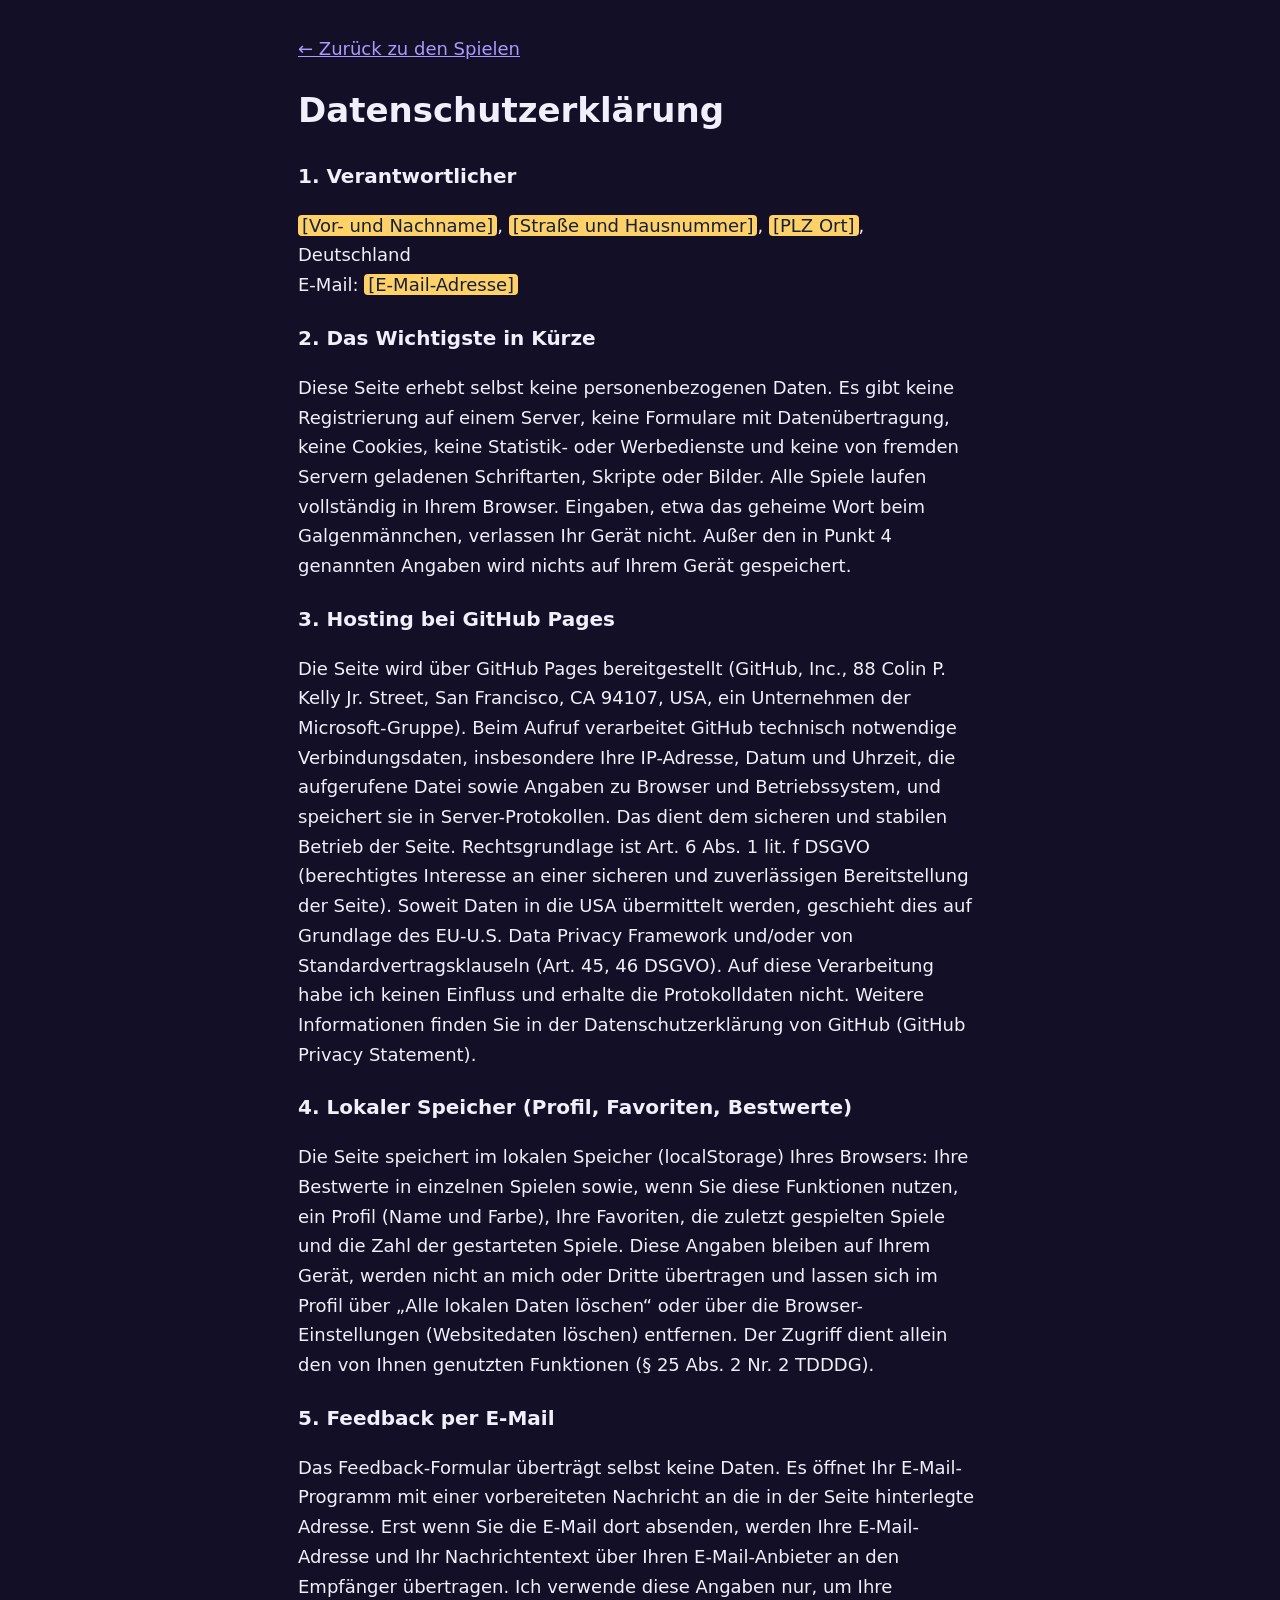
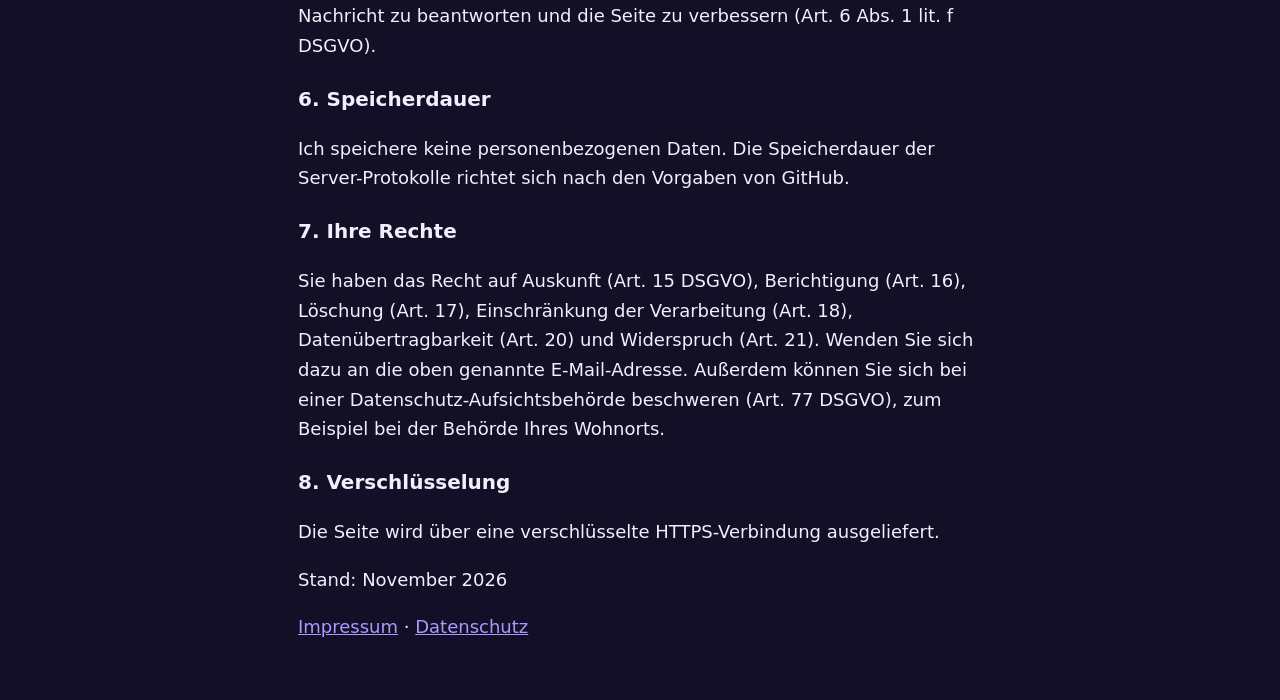
<file: datenschutz.html>
<!DOCTYPE html><html lang="de"><head><meta charset="utf-8"><meta name="viewport" content="width=device-width,initial-scale=1,viewport-fit=cover"><meta http-equiv="Content-Security-Policy" content="default-src 'none'; script-src 'self'; style-src 'self' 'unsafe-inline'; img-src 'self' data:; base-uri 'none'; form-action 'none'"><meta name="referrer" content="no-referrer"><meta name="theme-color" content="#118ab2"><link rel="icon" href="data:image/svg+xml,%3Csvg xmlns='http://www.w3.org/2000/svg' viewBox='0 0 100 100'%3E%3Ctext y='.9em' font-size='90'%3E🎲%3C/text%3E%3C/svg%3E"><title>Datenschutzerklärung – Spielezimmer</title><link rel="stylesheet" href="css/base.css"><link rel="stylesheet" href="css/legal.css"></head><body><main class="legal"><p><a href="index.html">← Zurück zu den Spielen</a></p><h1>Datenschutzerklärung</h1>
<h2>1. Verantwortlicher</h2><p><mark>[Vor- und Nachname]</mark>, <mark>[Straße und Hausnummer]</mark>, <mark>[PLZ Ort]</mark>, Deutschland<br>E-Mail: <mark>[E-Mail-Adresse]</mark></p>
<h2>2. Das Wichtigste in Kürze</h2><p>Diese Seite erhebt selbst keine personenbezogenen Daten. Es gibt keine Registrierung auf einem Server, keine Formulare mit Datenübertragung, keine Cookies, keine Statistik- oder Werbedienste und keine von fremden Servern geladenen Schriftarten, Skripte oder Bilder. Alle Spiele laufen vollständig in Ihrem Browser. Eingaben, etwa das geheime Wort beim Galgenmännchen, verlassen Ihr Gerät nicht. Außer den in Punkt 4 genannten Angaben wird nichts auf Ihrem Gerät gespeichert.</p>
<h2>3. Hosting bei GitHub Pages</h2><p>Die Seite wird über GitHub Pages bereitgestellt (GitHub, Inc., 88 Colin P. Kelly Jr. Street, San Francisco, CA 94107, USA, ein Unternehmen der Microsoft-Gruppe). Beim Aufruf verarbeitet GitHub technisch notwendige Verbindungsdaten, insbesondere Ihre IP-Adresse, Datum und Uhrzeit, die aufgerufene Datei sowie Angaben zu Browser und Betriebssystem, und speichert sie in Server-Protokollen. Das dient dem sicheren und stabilen Betrieb der Seite. Rechtsgrundlage ist Art. 6 Abs. 1 lit. f DSGVO (berechtigtes Interesse an einer sicheren und zuverlässigen Bereitstellung der Seite). Soweit Daten in die USA übermittelt werden, geschieht dies auf Grundlage des EU-U.S. Data Privacy Framework und/oder von Standardvertragsklauseln (Art. 45, 46 DSGVO). Auf diese Verarbeitung habe ich keinen Einfluss und erhalte die Protokolldaten nicht. Weitere Informationen finden Sie in der Datenschutzerklärung von GitHub (GitHub Privacy Statement).</p>
<h2>4. Lokaler Speicher (Profil, Favoriten, Bestwerte)</h2><p>Die Seite speichert im lokalen Speicher (localStorage) Ihres Browsers: Ihre Bestwerte in einzelnen Spielen sowie, wenn Sie diese Funktionen nutzen, ein Profil (Name und Farbe), Ihre Favoriten, die zuletzt gespielten Spiele und die Zahl der gestarteten Spiele. Diese Angaben bleiben auf Ihrem Gerät, werden nicht an mich oder Dritte übertragen und lassen sich im Profil über „Alle lokalen Daten löschen“ oder über die Browser-Einstellungen (Websitedaten löschen) entfernen. Der Zugriff dient allein den von Ihnen genutzten Funktionen (§ 25 Abs. 2 Nr. 2 TDDDG).</p>
<h2>5. Feedback per E-Mail</h2><p>Das Feedback-Formular überträgt selbst keine Daten. Es öffnet Ihr E-Mail-Programm mit einer vorbereiteten Nachricht an die in der Seite hinterlegte Adresse. Erst wenn Sie die E-Mail dort absenden, werden Ihre E-Mail-Adresse und Ihr Nachrichtentext über Ihren E-Mail-Anbieter an den Empfänger übertragen. Ich verwende diese Angaben nur, um Ihre Nachricht zu beantworten und die Seite zu verbessern (Art. 6 Abs. 1 lit. f DSGVO).</p>
<h2>6. Speicherdauer</h2><p>Ich speichere keine personenbezogenen Daten. Die Speicherdauer der Server-Protokolle richtet sich nach den Vorgaben von GitHub.</p>
<h2>7. Ihre Rechte</h2><p>Sie haben das Recht auf Auskunft (Art. 15 DSGVO), Berichtigung (Art. 16), Löschung (Art. 17), Einschränkung der Verarbeitung (Art. 18), Datenübertragbarkeit (Art. 20) und Widerspruch (Art. 21). Wenden Sie sich dazu an die oben genannte E-Mail-Adresse. Außerdem können Sie sich bei einer Datenschutz-Aufsichtsbehörde beschweren (Art. 77 DSGVO), zum Beispiel bei der Behörde Ihres Wohnorts.</p>
<h2>8. Verschlüsselung</h2><p>Die Seite wird über eine verschlüsselte HTTPS-Verbindung ausgeliefert.</p><p>Stand: November 2026</p><p><a href="impressum.html">Impressum</a> · <a href="datenschutz.html">Datenschutz</a></p></main></body></html>
</file>
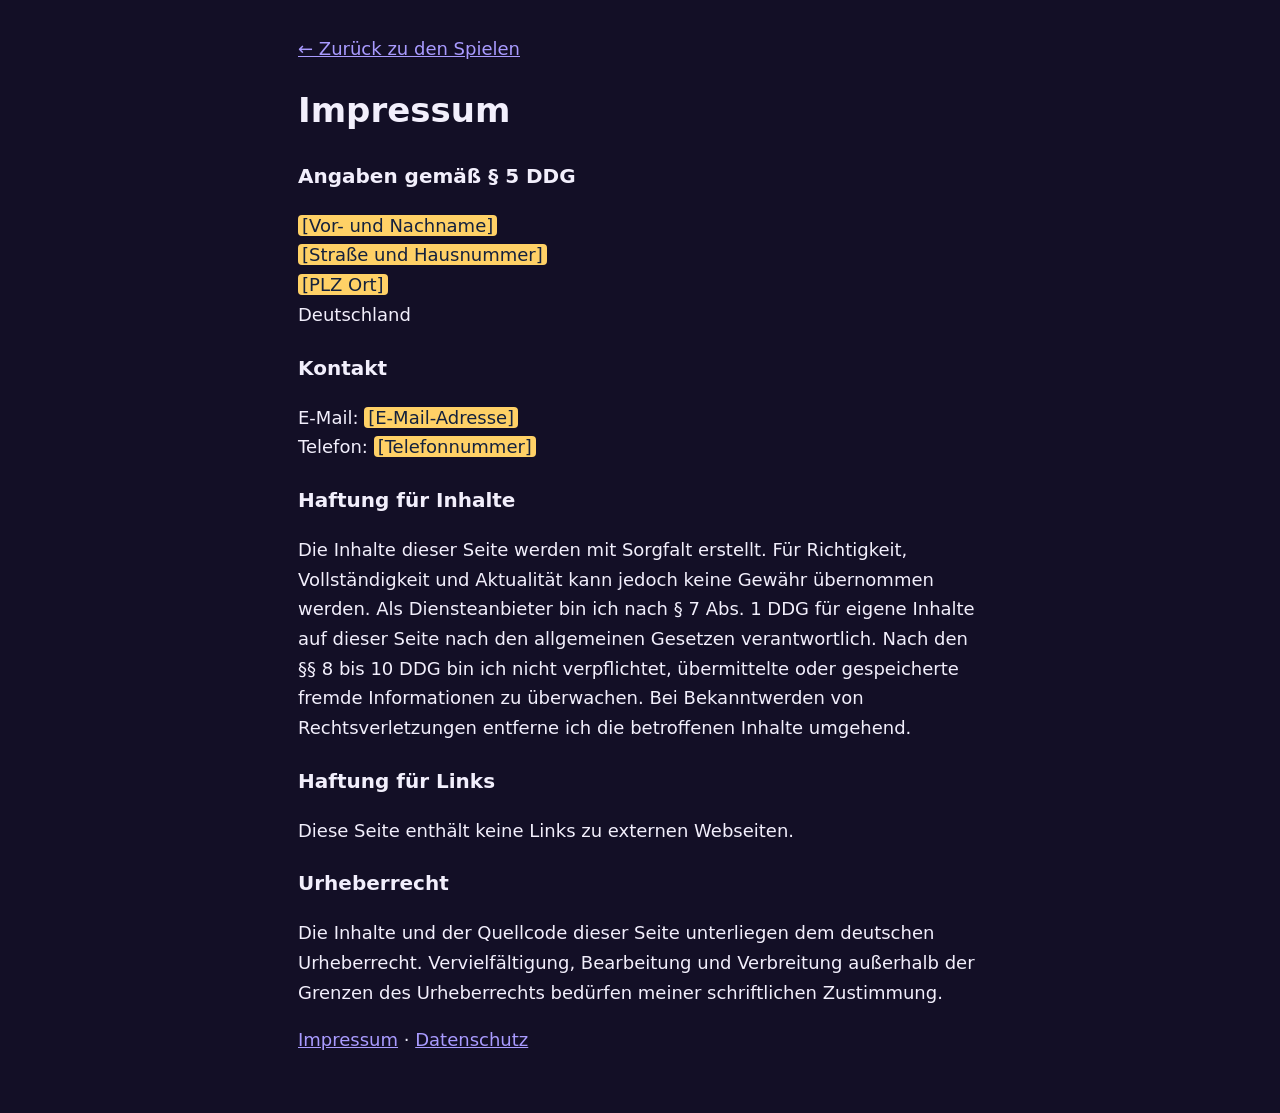
<file: impressum.html>
<!DOCTYPE html><html lang="de"><head><meta charset="utf-8"><meta name="viewport" content="width=device-width,initial-scale=1,viewport-fit=cover"><meta http-equiv="Content-Security-Policy" content="default-src 'none'; script-src 'self'; style-src 'self' 'unsafe-inline'; img-src 'self' data:; base-uri 'none'; form-action 'none'"><meta name="referrer" content="no-referrer"><meta name="theme-color" content="#118ab2"><link rel="icon" href="data:image/svg+xml,%3Csvg xmlns='http://www.w3.org/2000/svg' viewBox='0 0 100 100'%3E%3Ctext y='.9em' font-size='90'%3E🎲%3C/text%3E%3C/svg%3E"><title>Impressum – Spielezimmer</title><link rel="stylesheet" href="css/base.css"><link rel="stylesheet" href="css/legal.css"></head><body><main class="legal"><p><a href="index.html">← Zurück zu den Spielen</a></p><h1>Impressum</h1>
<h2>Angaben gemäß § 5 DDG</h2><p><mark>[Vor- und Nachname]</mark><br><mark>[Straße und Hausnummer]</mark><br><mark>[PLZ Ort]</mark><br>Deutschland</p>
<h2>Kontakt</h2><p>E-Mail: <mark>[E-Mail-Adresse]</mark><br>Telefon: <mark>[Telefonnummer]</mark></p>
<h2>Haftung für Inhalte</h2><p>Die Inhalte dieser Seite werden mit Sorgfalt erstellt. Für Richtigkeit, Vollständigkeit und Aktualität kann jedoch keine Gewähr übernommen werden. Als Diensteanbieter bin ich nach § 7 Abs. 1 DDG für eigene Inhalte auf dieser Seite nach den allgemeinen Gesetzen verantwortlich. Nach den §§ 8 bis 10 DDG bin ich nicht verpflichtet, übermittelte oder gespeicherte fremde Informationen zu überwachen. Bei Bekanntwerden von Rechtsverletzungen entferne ich die betroffenen Inhalte umgehend.</p>
<h2>Haftung für Links</h2><p>Diese Seite enthält keine Links zu externen Webseiten.</p>
<h2>Urheberrecht</h2><p>Die Inhalte und der Quellcode dieser Seite unterliegen dem deutschen Urheberrecht. Vervielfältigung, Bearbeitung und Verbreitung außerhalb der Grenzen des Urheberrechts bedürfen meiner schriftlichen Zustimmung.</p><p><a href="impressum.html">Impressum</a> · <a href="datenschutz.html">Datenschutz</a></p></main></body></html>
</file>
<file: css/base.css>
*{-webkit-touch-callout:none;box-sizing:border-box;touch-action:manipulation;-webkit-tap-highlight-color:transparent;-webkit-user-select:none;user-select:none}
body{margin:0;font:600 18px ui-rounded,system-ui,sans-serif;background:var(--bg);color:var(--fg);padding:env(safe-area-inset-top) max(14px,env(safe-area-inset-right)) env(safe-area-inset-bottom) max(14px,env(safe-area-inset-left))}
h1{font-size:34px;margin:18px 0 12px}
button{font:inherit;color:inherit;border:0;cursor:pointer}
input{font:inherit;padding:14px;border-radius:12px;border:2px solid var(--line);background:var(--card);color:var(--fg);-webkit-user-select:text;user-select:text;margin-right:8px}
html{-webkit-text-size-adjust:100%}
[hidden]{display:none!important}
button:focus-visible,a:focus-visible,input:focus-visible{outline:3px solid var(--y);outline-offset:2px}
h1+.sub{margin-top:-6px}
:root{--p0:#ef476f;--p1:#118ab2;--bg:#130f26;--fg:#f2effc;--card:#221b45;--line:#33295f;--y:#ffd166;--br:#6842ff;color-scheme:dark}
body{padding:0;background:var(--bg)}
button{transition:transform .12s,background-color .2s,opacity .2s}
button:active{transform:scale(.96)}
</file>
<file: css/legal.css>
body{padding:0}.legal{max-width:720px;margin:0 auto;padding:16px 18px 40px;font-weight:500;line-height:1.65;-webkit-user-select:text;user-select:text}.legal *{-webkit-user-select:text;user-select:text}.legal h1{margin:18px 0 12px}.legal h2{font-size:20px;margin:22px 0 6px}.legal a{color:#a99bff}mark{background:var(--y);color:#14213d;border-radius:4px;padding:0 4px}
</file>
